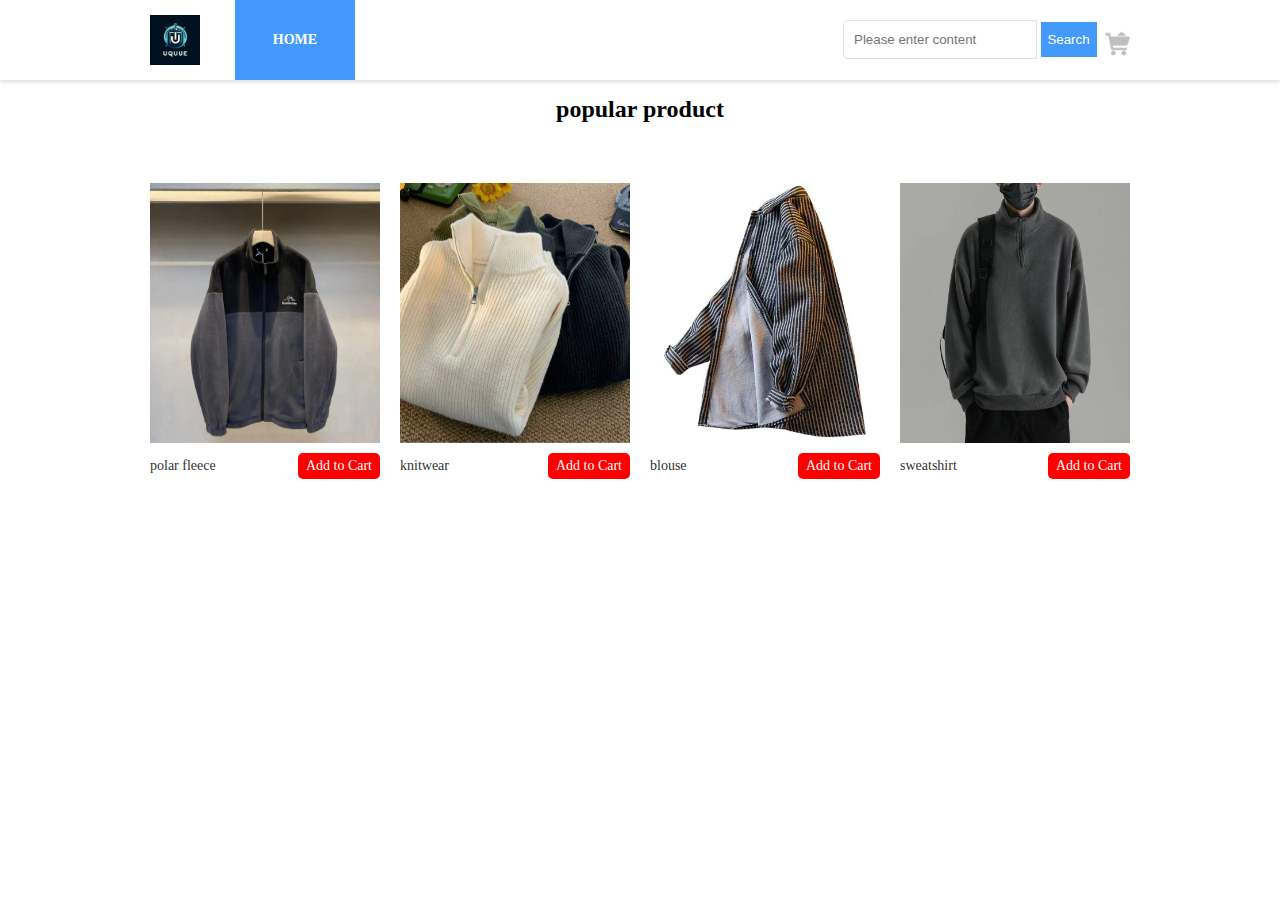
<file: 3020/index.html>
<!DOCTYPE html>
<html lang="en">

<head>
    <meta charset="UTF-8">
    <link rel="stylesheet" href="./css/index.css">
</head>

<body>
    <header>
        
        <div class="w_center nav felx_wrap">
            <div class="fex_start_center">
                <img src="./img/logo.png"  class="logo">
                <ul class="navLists fex_start_center">
                    <li><a href="#" class="a_title active">HOME</a></li>
                </ul>
            </div>
            
            <div class="seacrh">
                <input type="text" placeholder="Please enter content">
                <input type="submit" value="Search">
                <img src="./img/car.png" alt="" class="cars">
            </div>
            
        </div>
        
    </header>
    <main>
        <div class="w_center">
            
            <div class="banner contentTop">
                <!-- <img src="./img/lookbook.jpg"  style="width: 100%;"> -->

            </div>
           
            
            
            <div class="hotShop">
                <h1>popular product</h1>
                <ul class="shopLists felx_wrap">
                    
                    <li><a href="./particulars.html" class="s_title"><img src="./img/bg/bg1.jpg" >
                            <div class="felx">
                                <p>polar fleece</p>
                                <p class="buy">Add to Cart</p>
                            </div>
                        </a></li>
                    <li><a href="./particulars.html" class="s_title"><img src="./img/bg/bg2.jpg" >
                            <div class="felx">
                                <p>knitwear</p>
                                <p class="buy">Add to Cart</p>
                            </div>
                        </a></li>
                 
                   
                    <li><a href="./particulars.html" class="s_title"><img src="./img/bg/bg5.jpg" >
                            <div class="felx">
                                <p>blouse</p>
                                <p class="buy">Add to Cart</p>
                            </div>
                        </a></li>
                    <li><a href="./particulars.html" class="s_title"><img src="./img/bg/bg6.jpg" >
                            <div class="felx">
                                <p>sweatshirt</p>
                                <p class="buy">Add to Cart</p>
                            </div>
                        </a></li>
                    
                </ul>
            </div>
            
           
          

        </div>
    </main>
   
</body>

</html>
</file>
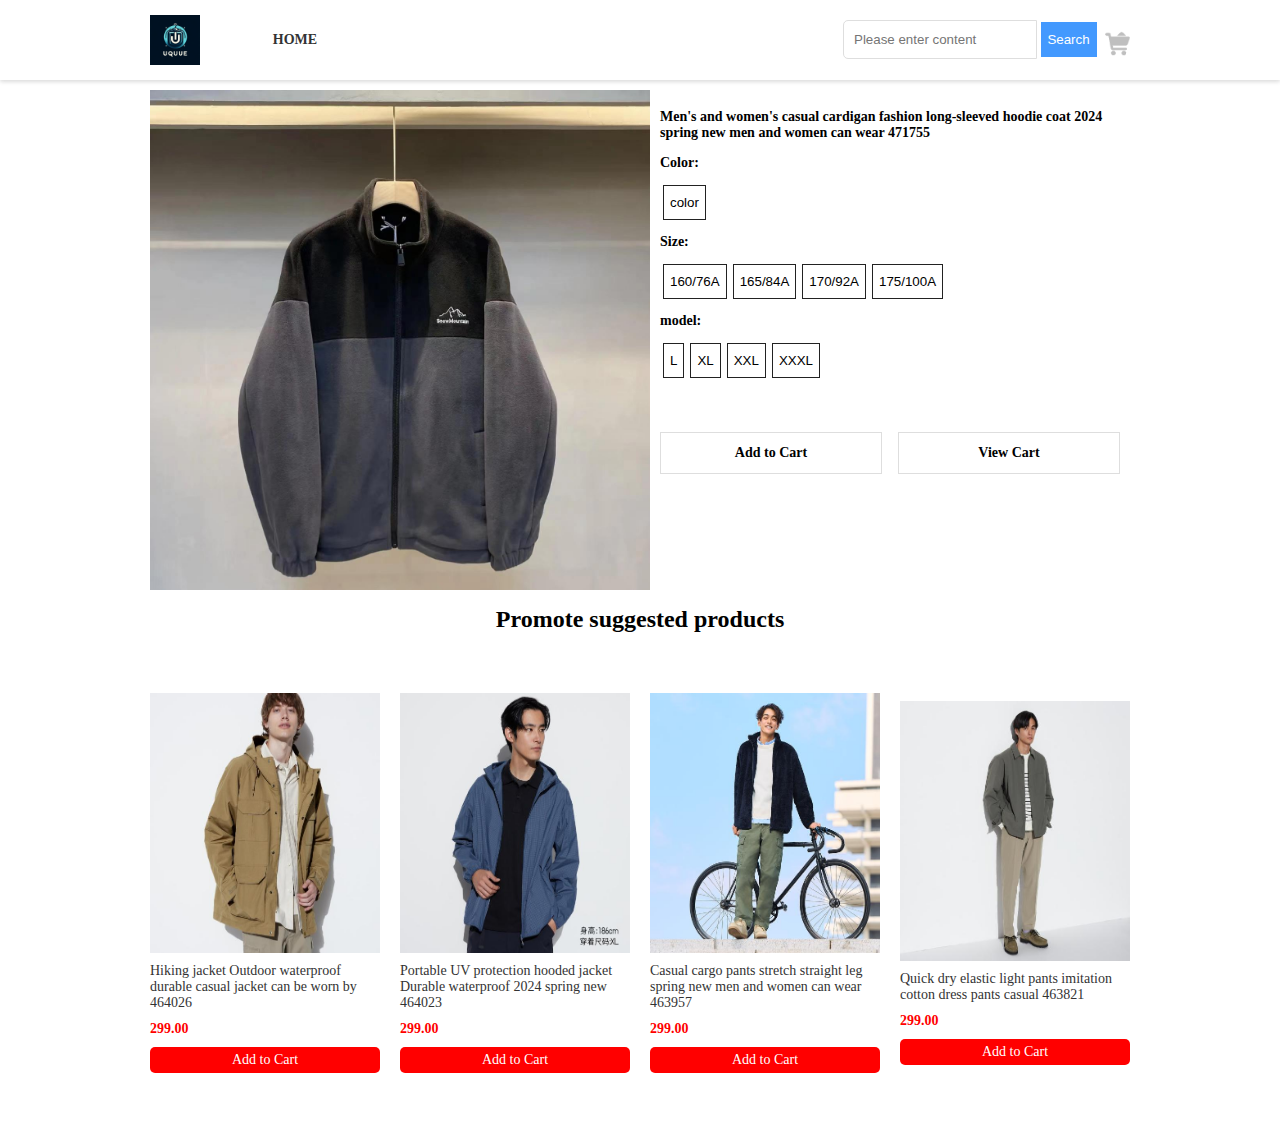
<file: 3020/particulars.html>
<!DOCTYPE html>
<html lang="en">

<head>
    <meta charset="UTF-8">
    <link rel="stylesheet" href="./css/index.css">
</head>

<body>
    <header>
        
        <div class="w_center nav felx_wrap">
            <div class="fex_start_center">
                <img src="./img/logo.png"  class="logo">
                <ul class="navLists fex_start_center">
                    <li><a href="./index.html" class="a_title">HOME</a></li>
                </ul>
            </div>
            
            <div class="seacrh">
                <input type="text" placeholder="Please enter content">
                <input type="submit" value="Search">
                <img src="./img/car.png" alt="" class="cars">
            </div>
            
        </div>
        
    </header>
    <main>
        <div class="w_center">
            <div class="product fex_start">
                
                <div class="productWidth">
                    <img src="./img/bg/bg1.jpg" alt="" class="w">
                </div>
                
                <div class="productWidth">
                    <h1>Men's and women's casual cardigan fashion long-sleeved hoodie coat 2024 spring new men and women
                        can wear 471755</h1>
                        <div class="productName">
                            <h3>Color:</h3>
                            <p>
                               <button>color</button>
                            </p>
                            <h3>Size:</h3>
                            <div class="fex_start">
                                <button>160/76A</button>
                                <button>165/84A</button>
                                <button>170/92A</button>
                                <button>175/100A</button>
                            </div>
                            <h3>model:</h3>
                            <div class="fex_start">
                                <button>L</button>
                                <button>XL</button>
                                <button>XXL</button>
                                <button>XXXL</button>
                            </div>

                        </div>
                        <div class="felx_wrap productcars">
                            <p class="p_width">Add to Cart</p>
                            <p class="p_width">View Cart</p>
                        </div>
                </div>

            </div>
             
             <div class="hotShop">
                <h1>Promote suggested products</h1>
                <ul class="shopLists felx_wrap">
                    <li><a href="#" class="s_title"><img src="./img/bg/1.jpg" >
                            <div class="letter">
                                <p>Hiking jacket Outdoor waterproof durable casual jacket can be worn by 464026</p>
                                <p>299.00</p>
                                <p class="buy">Add to Cart</p>
                            </div>
                        </a></li>
                    <li><a href="#" class="s_title"><img src="./img/bg/1 (1).jpg" >
                            <div class="letter">
                                <p>Portable UV protection hooded jacket Durable waterproof 2024 spring new 464023</p>
                                <p>299.00</p>
                                <p class="buy">Add to Cart</p>
                            </div>
                        </a></li>
                    <li><a href="#" class="s_title"><img src="./img/bg/1 (2).jpg" >
                            <div class="letter">
                                <p>Casual cargo pants stretch straight leg spring new men and women can wear 463957</p>
                                <p>299.00</p>
                                <p class="buy">Add to Cart</p>
                            </div>
                        </a></li>
                    <li><a href="#" class="s_title"><img src="./img/bg/1 (3).jpg" >
                            <div class="letter">
                                <p>Quick dry elastic light pants imitation cotton dress pants casual 463821</p>
                                <p>299.00</p>
                                <p class="buy">Add to Cart</p>
                            </div>
                        </a></li>

                </ul>
            </div>
            
        </div>
    </main>

</body>

</html>
</file>
<file: 3020/css/index.css>
@import url(reset.css);

header{
    width: 100%;
    height: 80px !important;
    line-height: 80px !important;
    box-shadow: 0 2px 4px rgba(0, 0, 0, .12), 0 0 6px rgba(0, 0, 0, .04);
}
.active{
    background-color: #4399FE;
    color: #fff;
}
.nav{
    height: 80px !important;
    line-height: 80px !important;
}
.nav .logo{
    height: 50px !important;
    vertical-align: middle;
}
.navLists{
    margin-left: 15px !important;
}
.cars{
    width: 25px;
    height: 25px;
    vertical-align: middle;
    cursor: pointer;
    margin: 5px 0 0 5px;
}
.navLists li,.a_title{
    display: inline-block;
    width: 120px !important;
    height: 80px !important;
    text-align: center;
    line-height: 80px !important;
    font-weight: bold;
    margin: 0 10px;
}
.navLists li .a_title:hover{
    background-color: #4399FE;
    color: #fff;
}

.seacrh input:nth-child(1){
    width: 180px !important;
    height: 35px !important;
    border: 1px solid #dedede;
    padding-left: 10px !important;
    background-color: #fff;
    border-bottom-left-radius: 5px !important;
    border-top-left-radius: 5px !important;

}
.seacrh input:nth-child(2){
    width: 56px !important;
    height: 35px !important;
    border: none;
    color: #fff !important;
    background-color: #4399FE;

}



.hotShop{
    width: 100%;
}
.hotShop h1{
    width: 100%;
    text-align: center;
    font-size: 24px !important;
}

.shopLists{
    margin: 30px 0;
}
.shopLists li,.s_title{
    display: inline-block;
    width: 230px !important;

    text-align: center;
    margin: 15px 0;
}
.shopLists li img{
    width: 100% !important;
    height: 260px !important;
}
.shopLists li p{
    margin: 10px 0;padding: 0;
    text-align: left;
}
 .buy{
    padding:5px 8px !important;
    background-color: red;
    text-align: center !important;
    color: #fff;
    border-radius: 5px;

}



.letter p:nth-child(2){
    font-weight: bold;
    color: red;

}
.letter p:nth-child(1){
   text-align: left;

}

.product{
    height: 500px;
    margin: 10px 0;
}
.product .productWidth:first-child{
    width: 500px;
    height: 300px;
}
.product .productWidth:last-child{
    width: 460px;
    height:100%;
    /* background-color: red; */
    padding: 10px;
}
button{
    border: 1px solid #222222;
    background-color: #fff;
    margin: 0 3px;
    height: 35px;
    cursor: pointer;
}
.productcars{
    margin-top: 40px;
}
.productcars .p_width{
    width: 220px !important;
    height: 40px;
    border: 1px solid #dedede;
    text-align: center;
    line-height: 40px;
    font-weight: bold;
}
</file>
